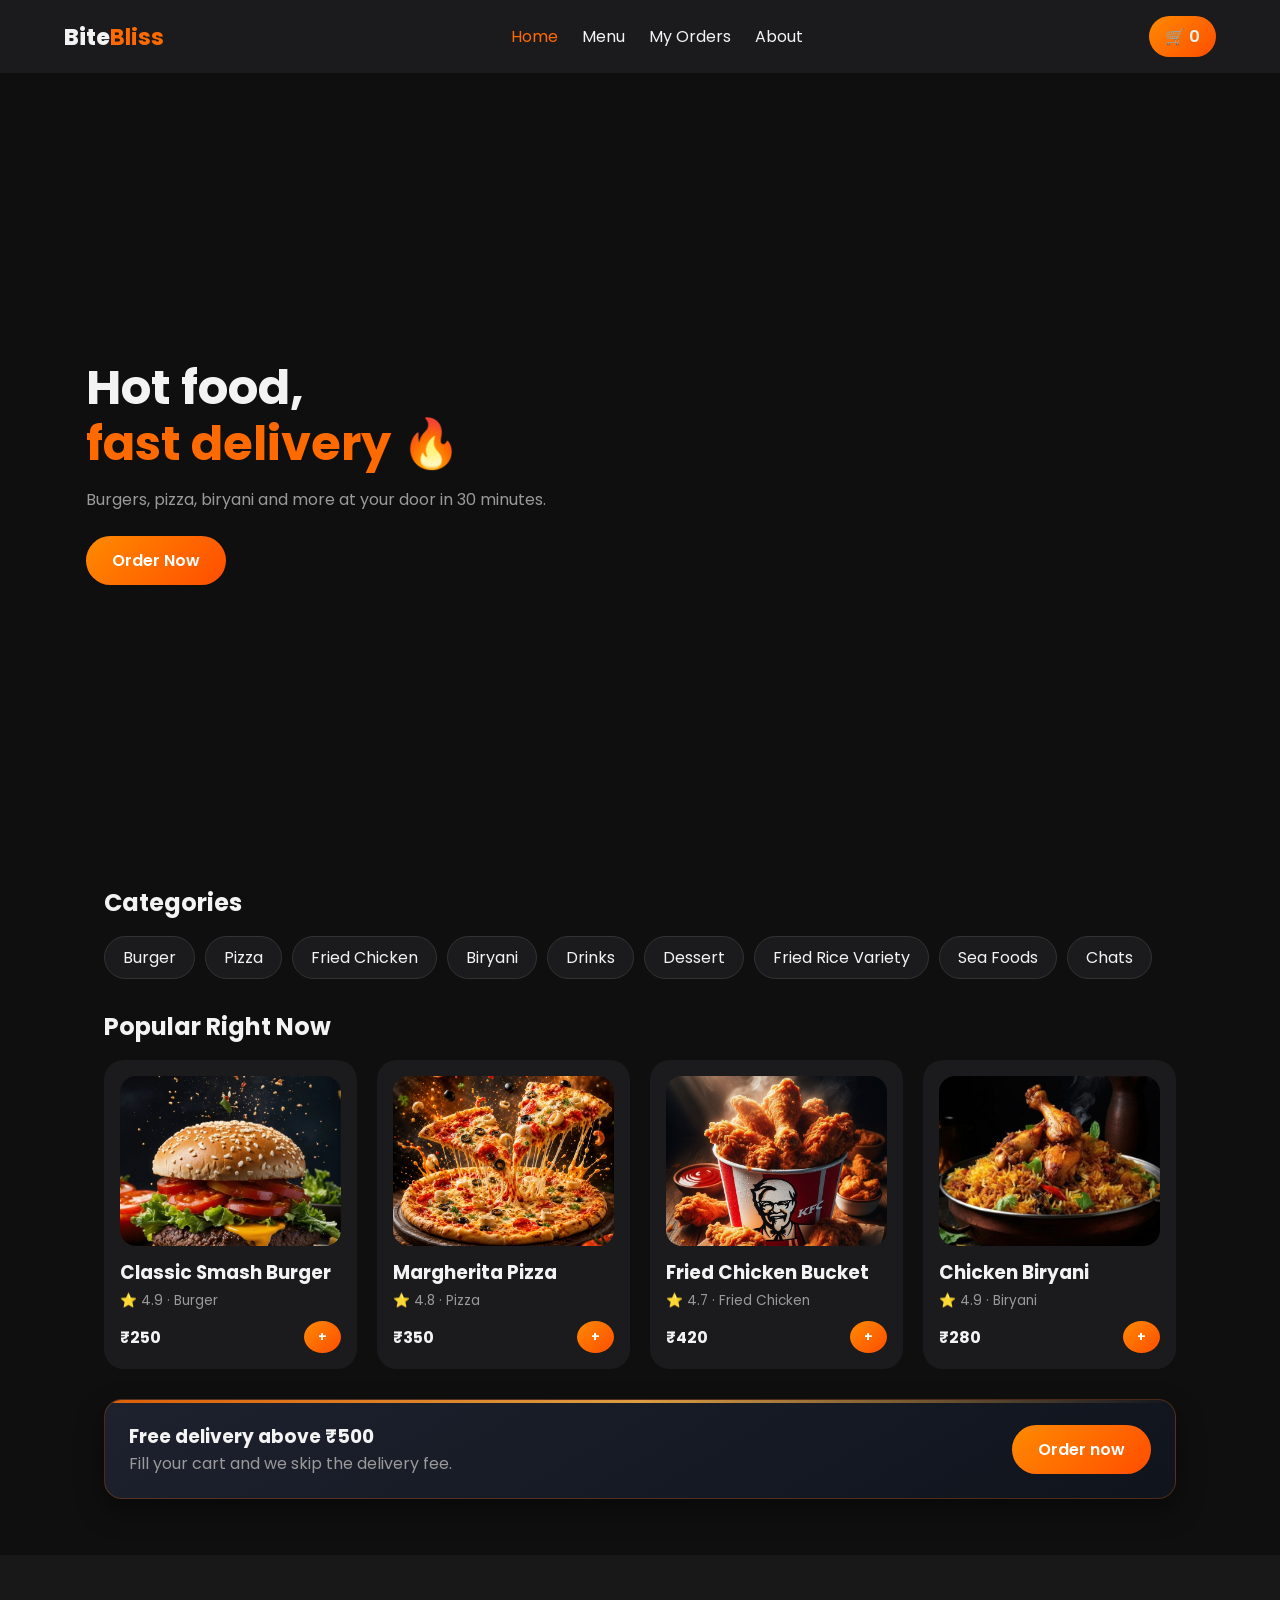
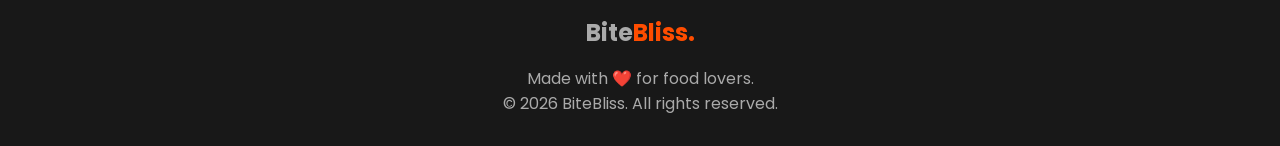
<file: index.html>
<!DOCTYPE html>
<html lang="en"><head>
<meta charset="utf-8">
<meta name="viewport" content="width=device-width,initial-scale=1">
<title>BiteBliss - Home</title>
<link href="https://fonts.googleapis.com/css2?family=Poppins:wght@400;600;800&display=swap" rel="stylesheet">
<link rel="stylesheet" href="./style.css">
</head>
<body data-page="index">
    <div id="hdr">
    
    </div><main id="app">

    </main>
    <script src="./app.js"></script>
</body>
</html>
</file>
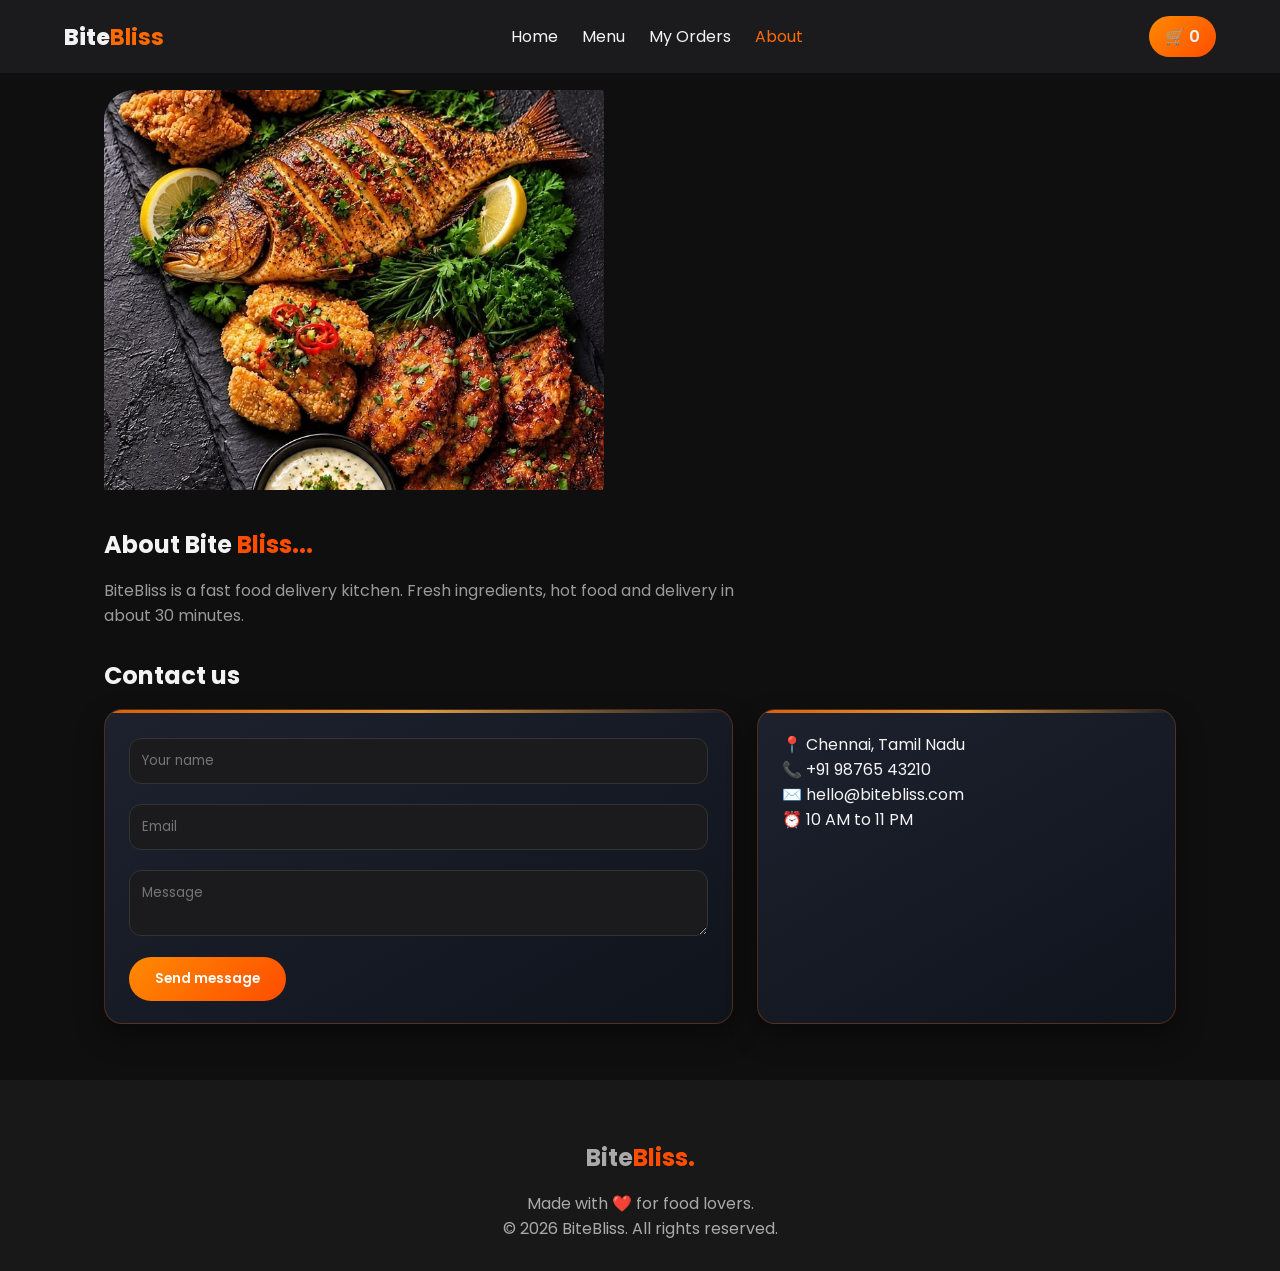
<file: about.html>
<!DOCTYPE html>
<html lang="en">
<head>
<meta charset="utf-8">
<meta name="viewport" content="width=device-width,initial-scale=1">
<title>BiteBliss - About & Contact</title>
<link href="https://fonts.googleapis.com/css2?family=Poppins:wght@400;600;800&display=swap" rel="stylesheet">
<link rel="stylesheet" href="./style.css">
</head>
<body data-page="about">
<div id="hdr"></div>
<main id="app"></main>
<script src="./app.js"></script>
</body>
</html>
</file>
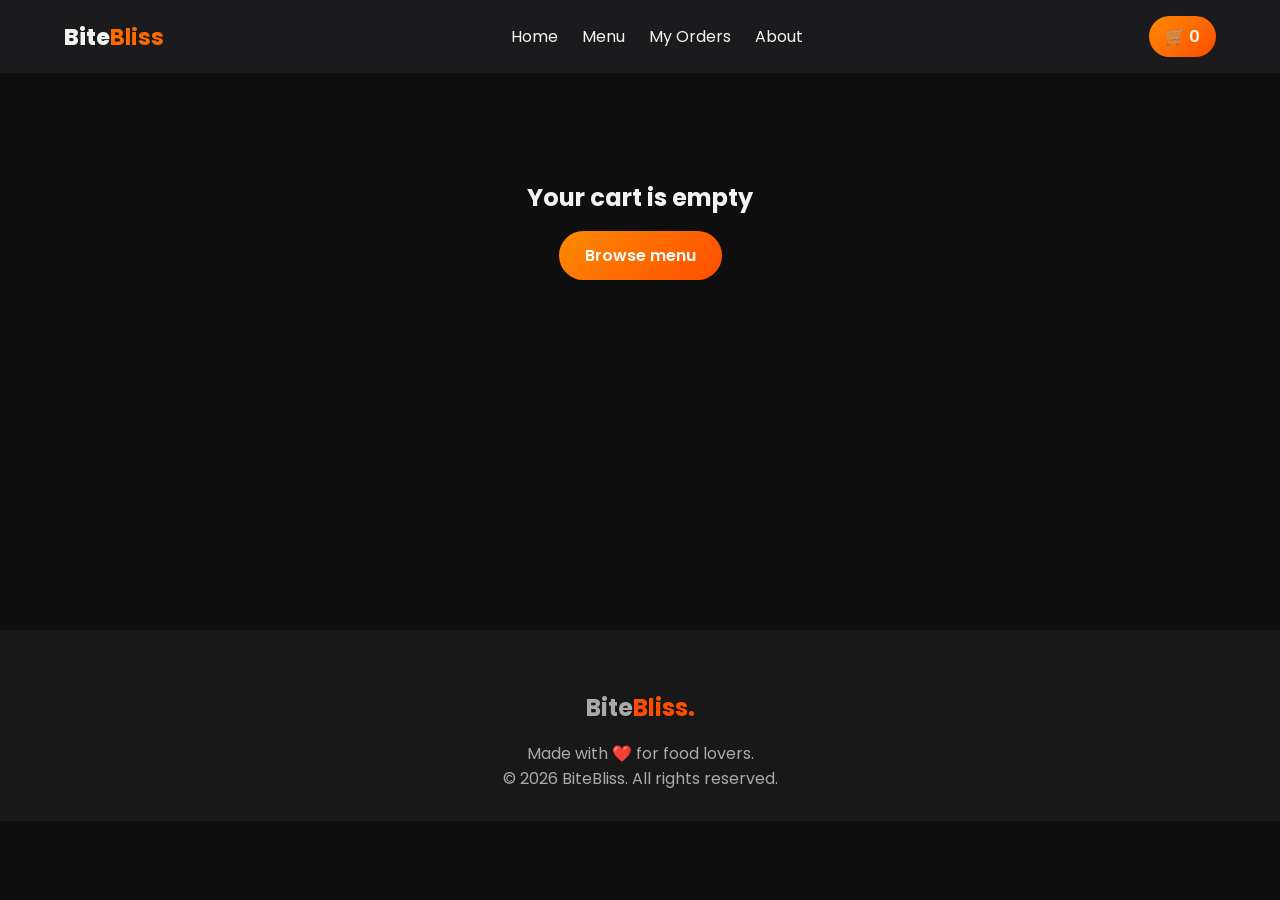
<file: cart.html>
<!DOCTYPE html>
<html lang="en">
<head>
<meta charset="utf-8">
<meta name="viewport" content="width=device-width,initial-scale=1">
<title>BiteBliss - Cart</title>
<link href="https://fonts.googleapis.com/css2?family=Poppins:wght@400;600;800&display=swap" rel="stylesheet">
<link rel="stylesheet" href="./style.css">
</head>
<body data-page="cart">
<div id="hdr">

</div>
<main id="app"></main>
<script src="./app.js"></script>
</body>
</html>
</file>
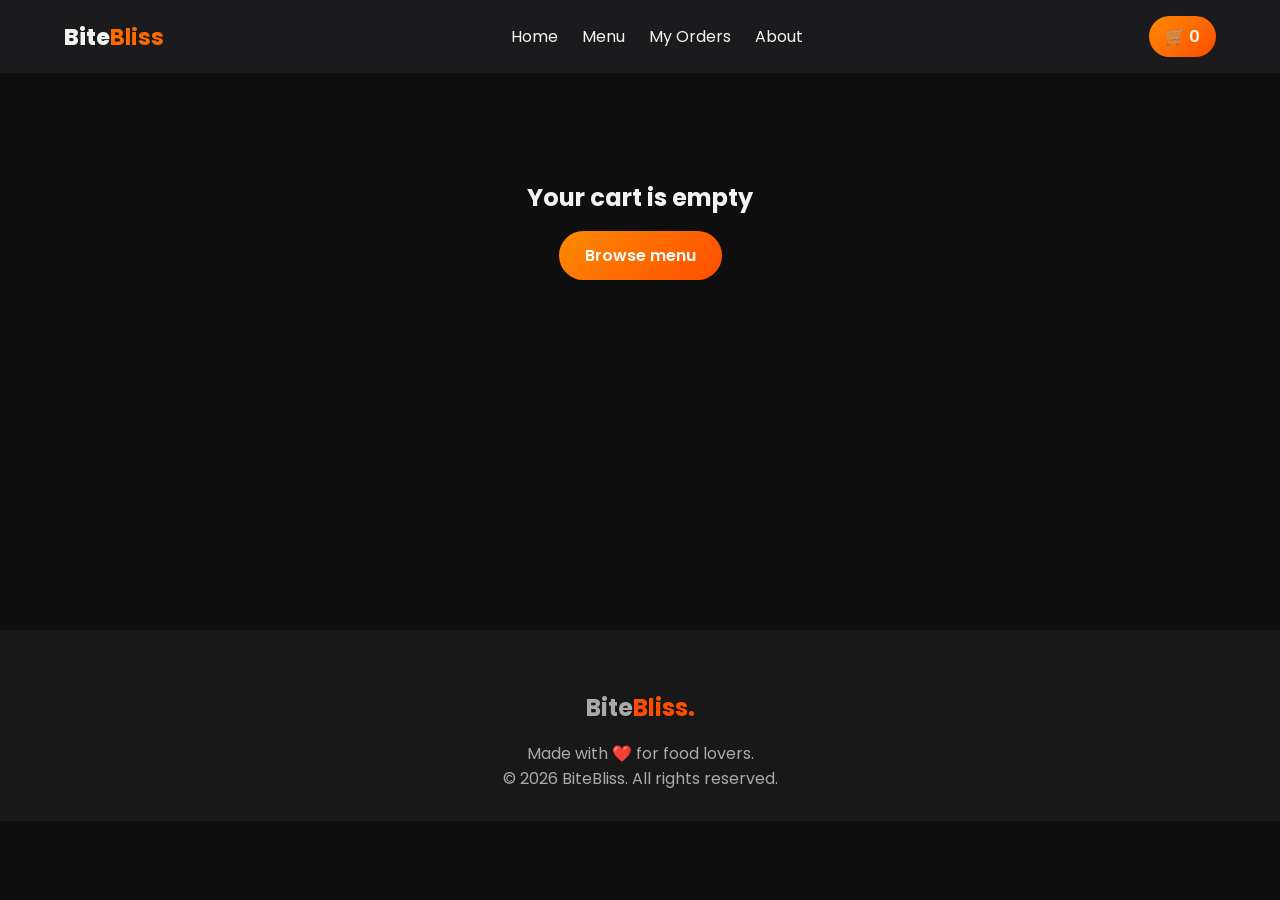
<file: checkout.html>
<!DOCTYPE html>
<html lang="en">
<head><meta charset="utf-8">
<meta name="viewport" content="width=device-width,initial-scale=1">
<title>BiteBliss - Checkout</title>
<link href="https://fonts.googleapis.com/css2?family=Poppins:wght@400;600;800&display=swap" rel="stylesheet">
<link rel="stylesheet" href="./style.css">
</head>
<body data-page="checkout">
    <div id="hdr"></div>
    <main id="app"></main>
    <script src="./app.js"></script>
</body>
</html>
</file>
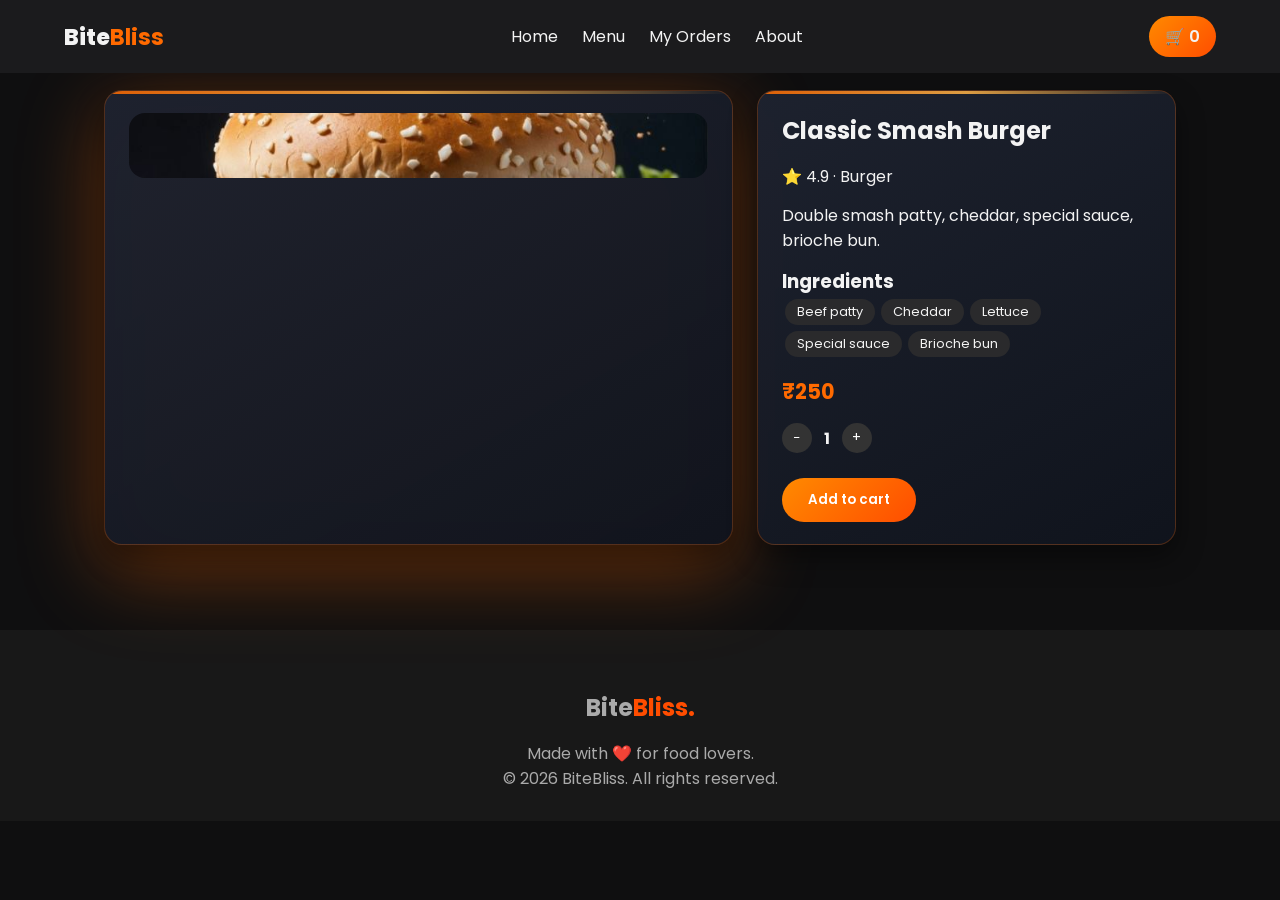
<file: details.html>
<!DOCTYPE html>
<html lang="en">
<head>
    <meta charset="utf-8">
    <meta name="viewport" content="width=device-width,initial-scale=1">
    <title>BiteBliss - Food Details</title>
    <link href="https://fonts.googleapis.com/css2?family=Poppins:wght@400;600;800&display=swap" rel="stylesheet">
    <link rel="stylesheet" href="./style.css">
</head>
<body data-page="details">
    <div id="hdr"></div>
    <main id="app"></main>
    <script src="./app.js"></script>
</body>
</html>
</file>
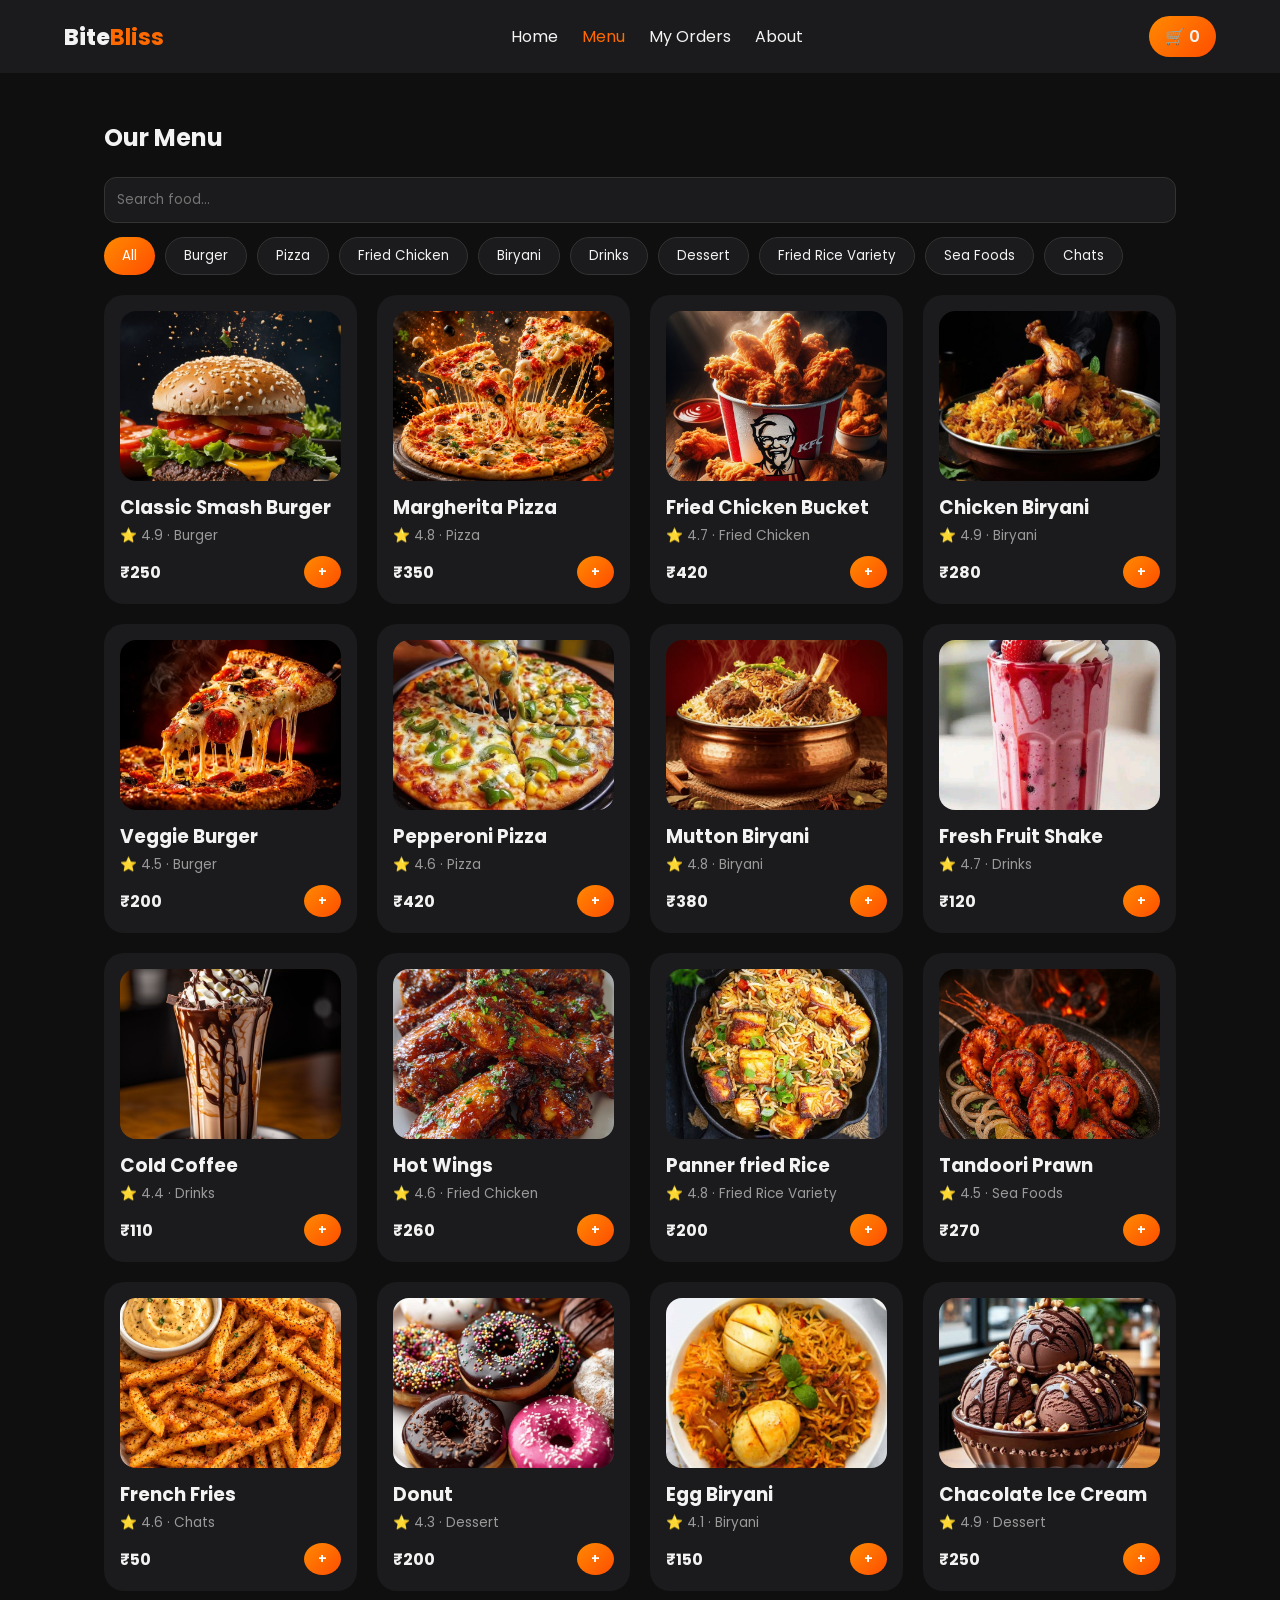
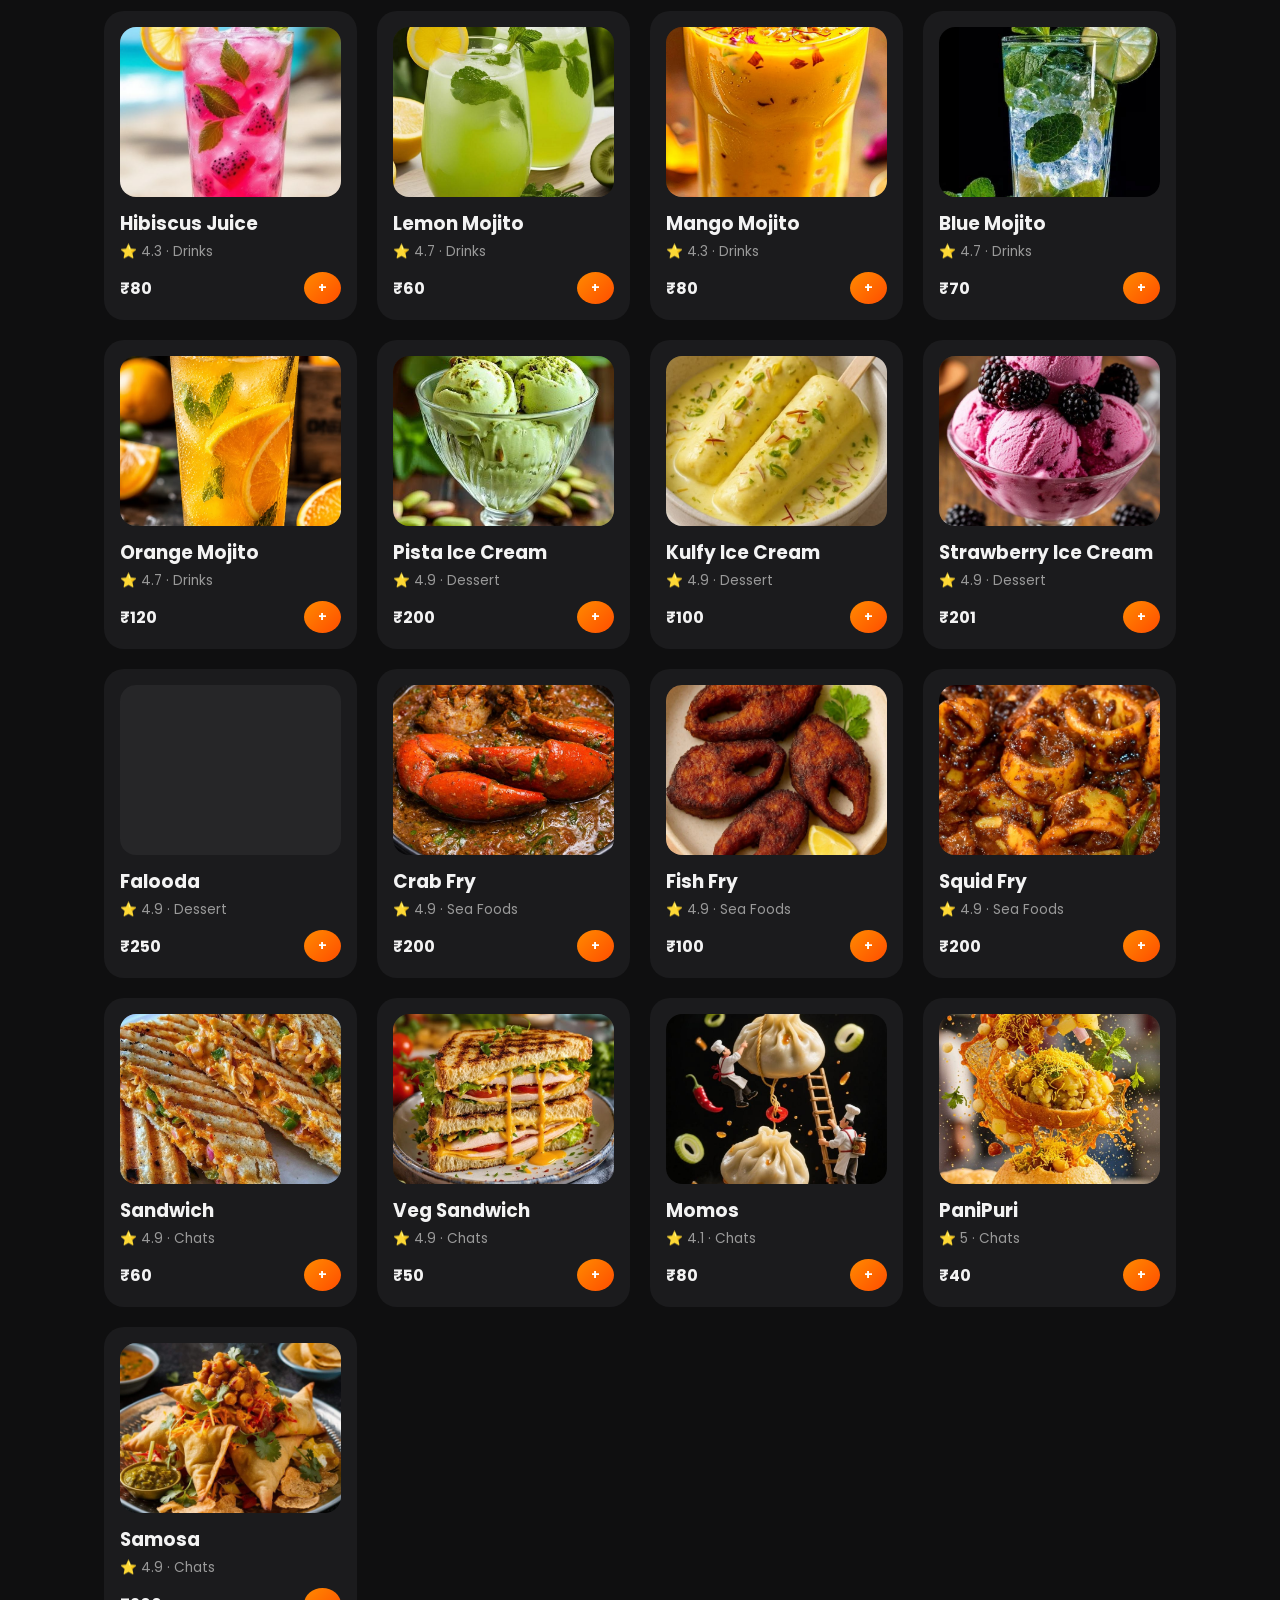
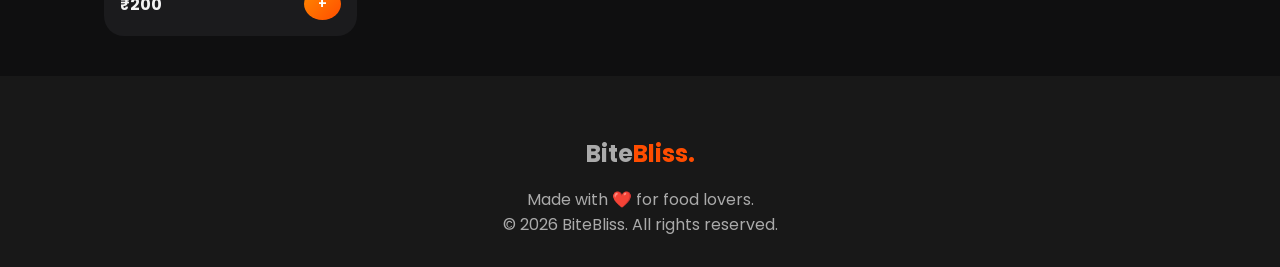
<file: menu.html>
<!DOCTYPE html>
<html lang="en">
<head>
<meta charset="utf-8">
<meta name="viewport" content="width=device-width,initial-scale=1">
<title>BiteBliss - Menu</title>
<link href="https://fonts.googleapis.com/css2?family=Poppins:wght@400;600;800&display=swap" rel="stylesheet">
<link rel="stylesheet" href="./style.css"></head>
<body data-page="menu">
    <div id="hdr"></div>
    <main id="app"></main>
    <script src="./app.js"></script>
</body>
</html>
</file>
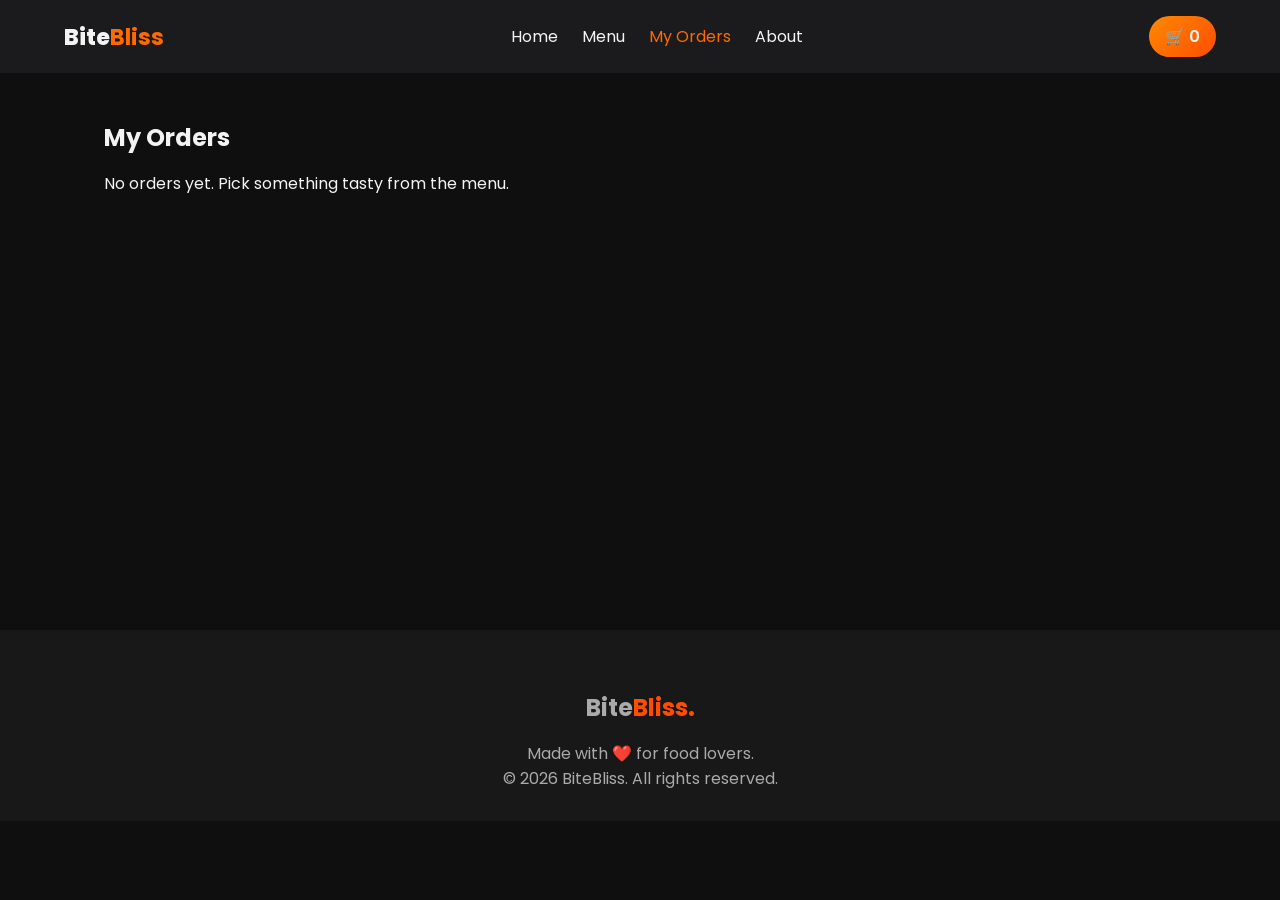
<file: orders.html>
<!DOCTYPE html>
<html lang="en">
<head>
<meta charset="utf-8">
<meta name="viewport" content="width=device-width,initial-scale=1">
<title>BiteBliss - My Orders</title>
<link href="https://fonts.googleapis.com/css2?family=Poppins:wght@400;600;800&display=swap" rel="stylesheet">
<link rel="stylesheet" href="./style.css">
</head>
<body data-page="orders">
<div id="hdr"></div>
<main id="app"></main>
<script src="./app.js"></script>
</body>
</html>
</file>
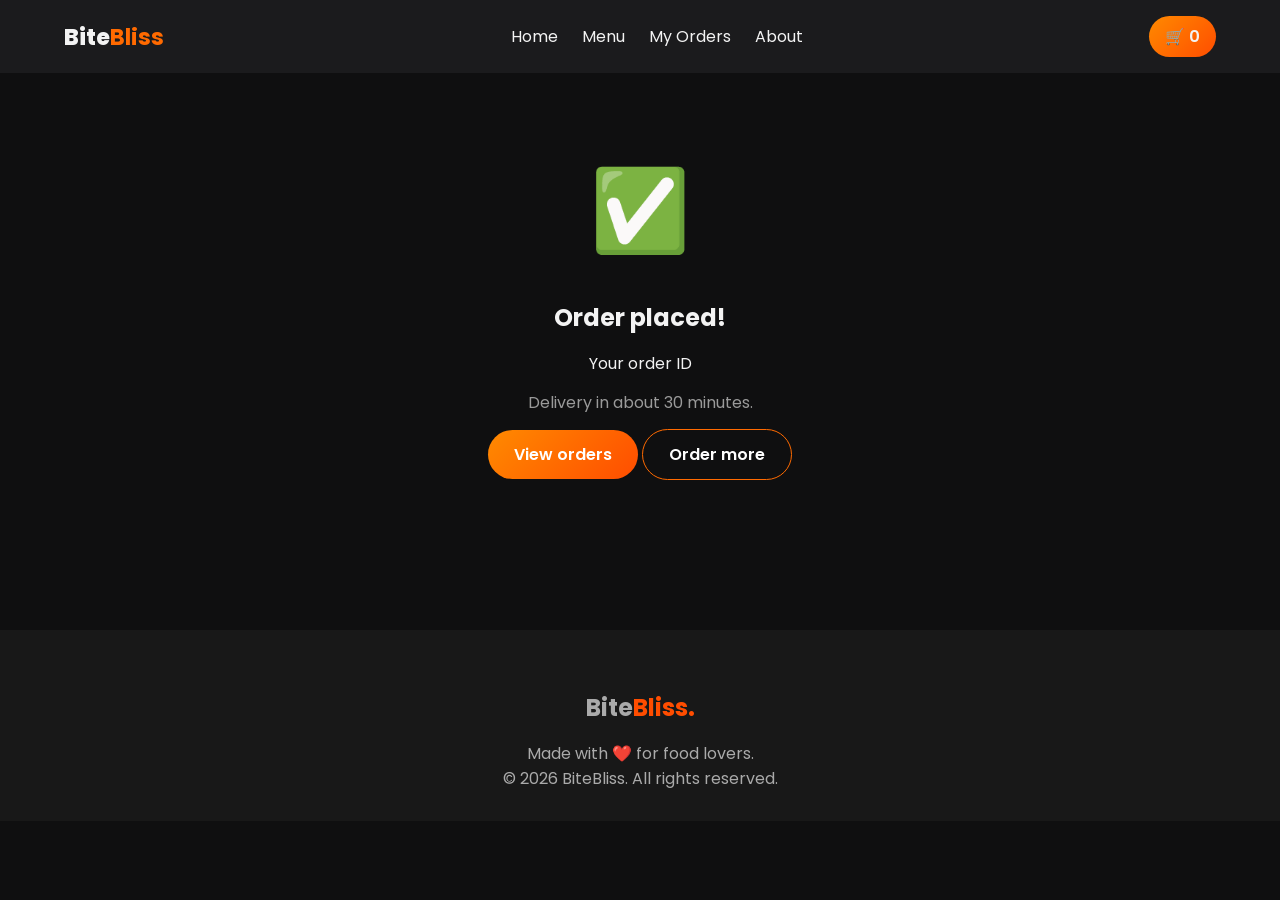
<file: success.html>
<!DOCTYPE html>
<html lang="en">
<head>
<meta charset="utf-8">
<meta name="viewport" content="width=device-width,initial-scale=1">
<title>BiteBliss - Order Success</title>
<link href="https://fonts.googleapis.com/css2?family=Poppins:wght@400;600;800&display=swap" rel="stylesheet">
<link rel="stylesheet" href="./style.css">
</head>
<body data-page="success">
    <div id="hdr"></div>
    <main id="app"></main>
    <script src="./app.js"></script>
</body>
</html>
</file>
<file: style.css>
:root{
--bg:#0f0f10;
--c:#1b1b1d;
--o:#ff6a00;
--g:linear-gradient(135deg,#ff8a00,#ff4d00);
--t:#f3f3f3;
--m:#9a9a9a
}
*{
box-sizing:border-box;
margin:0;
font-family:Poppins,sans-serif
}
body{
background:var(--bg);
color:var(--t)

}
html,body{
    overflow-x: hidden;
    max-width: 100%;
}
a{
color:inherit;
text-decoration:none
}
header{
display:flex;
align-items:center;
justify-content:space-between;
padding:16px 5%;
background:var(--c);
position:fixed;
top:0;
left: 0;
width: 100%;
z-index:50;
margin-bottom: 0;
}
.logo{
font-size:1.4rem;
font-weight:800
}
.logo b,
nav a.on{
color:var(--o)
}
nav{ 
display:flex;
gap:24px
}
.cartbtn{
background:var(--g);
padding:8px 16px;
border-radius:30px;
font-weight:600
}
main{
padding:30px 5%;
min-height:70vh;
max-width:1200px;
margin:auto
}
.hero{
display:grid;
grid-template-columns:1fr 1fr;
gap:30px;
align-items:center;
padding:30px 0;
margin-top: 0;
}
.hero h1{
font-size:3rem;
line-height:1.15
}
.hero h1 span{
color:var(--o)
}
.hero p{
color:var(--m);
margin:16px 0 24px
}
.big{
font-size:10rem;
text-align:center;
filter:drop-shadow(0 20px 40px #ff6a0066)
}
.btn{
background:var(--g);
color:#fff;
border:0;
padding:12px 26px;
border-radius:30px;
font-weight:600;
cursor:pointer;
display:inline-block
}
.btn.sm{
padding:6px 14px;
border-radius:50%
}
.btn.ghost{
    background:none;
    border:1px solid var(--o)
}
.grid{
display:grid;
grid-template-columns:repeat(auto-fill,minmax(230px,1fr));
gap:20px
}
.card{
background:var(--c);
border-radius:20px;
padding:16px
}
.card .img{
display:block;
font-size:5rem;
text-align:center;
background:#262628;
border-radius:16px;
padding:20px;
margin-bottom:12px
}
.card p{
color:var(--m);
font-size:.85rem;
margin:4px 0 10px
}
.row{
display:flex;
justify-content:space-between;
align-items:center;
gap:10px
}
h2{
margin:30px 0 16px
}
.chips{
display:flex;
gap:10px;
flex-wrap:wrap;
margin-bottom:20px
}
.chip{
background:var(--c);
border:1px solid #333;
color:var(--t);
padding:8px 18px;
border-radius:30px;
cursor:pointer
}
.chip.on{
background:var(--g);
border:0;
color:#fff
}
input,
select,
textarea{
    width:100%;
    padding:12px;
    margin:6px 0 14px;
    background:var(--c);
    border:1px solid #333;
    border-radius:12px;
    color:var(--t)
}
.box{
    background:var(--c);
    border-radius:20px;
    padding:24px;
    margin-bottom:16px
}
.two{
    display:grid;
    grid-template-columns:1.5fr 1fr;
    gap:24px
}
.item{
    display:flex;
    align-items:center;
    gap:14px;
    padding:12px 0;
    border-bottom:1px solid #2a2a2c
}
.item .e{
    font-size:2.4rem
}
.item .row{flex:1}
.qty{
    display:flex;
    align-items:center;
    gap:12px
}
.qty button{
width:30px;
height:30px;
border-radius:50%;
border:0;
background:#333;
color:#fff;
cursor:pointer
}
.total{
font-size:1.3rem;
font-weight:700;
color:var(--o)
}
.tag{
background:#2a2a2c;
padding:4px 12px;
border-radius:20px;
font-size:.8rem;
display:inline-block;
margin:3px
}
.center{
text-align:center;
padding:60px 0
}
footer{
text-align:center;
padding:24px;
color:var(--m);
background:var(--c)
}
#toast{
position:fixed;
bottom:24px;
right:24px;
background:var(--g);
padding:12px 20px;
border-radius:12px;
opacity:0;
transition:.3s
}
#toast.show{
opacity:1
}
@media(max-width:760px){
    .hero,
    .two{grid-template-columns:1fr}
    .hero h1{font-size:2.2rem}
    nav{gap:12px;font-size:.85rem}
    .big{font-size:7rem}
}
.card .img{
padding:0;
height:170px;
line-height:170px;
overflow:hidden
}
.card .img img{
width:100%;
height:170px;
object-fit:cover;
display:block
}
.box.big img{
width:100%;
max-height:380px;
object-fit:cover;
border-radius:16px;
display:block
} 

footer {
    text-align: center;
    padding: 30px;
    background: #181818;
    color: #aaa;
}

.ab {
    width:500px;
    height:400px;
    border-top-left-radius: 30px;
    object-fit: cover;
}
 h2 span{
    color:#ff4d00;
}
.box{
    padding:30px;
    background: #dda882;
    border: none;
   
}

.hero {
  position: relative;
  overflow: hidden;
  min-height: 85vh;
  border-radius: 0;
  width: 100vw;
  left: 50%;
  right: 50%;
  margin-left: -50vw;
  margin-right: -50vw;
  display: flex;
  align-items: center;
  padding: 0 8%;
}


.hero::after {
  content: "";
  position: absolute;
  inset: 0;
  
  z-index: 0;
}

.hero-video {
  position: absolute;
  top: 50%;
  left: 50%;
  transform: translate(-50%, -50%);
  width: 100%;
  height: 100%;
  object-fit: cover;
  object-position: center;
  z-index: 0;
}

.hero-content {
  position: relative;
  z-index: 2; 
  max-width: 550px;
}

.card .img .food-thumb{
    width: 100%;
    height: 170px;
    object-fit: cover;
    border-radius: 10px;
    display: block;
}

/* Cart */
.cart-item .food-thumb,
.cart .food-thumb,
.box .food-thumb {
  width: 65px;
  height: 65px;
  object-fit: cover;
  border-radius: 10px;
  flex-shrink: 0;
}
.card {
  transition: transform 0.25s ease, box-shadow 0.25s ease;
}

.card:hover {
  transform: translateY(-6px);
  box-shadow: 0 12px 24px rgba(0, 0, 0, 0.35);
}

.btn,
.chip {
  transition: transform 0.2s ease, opacity 0.2s ease, filter 0.2s ease;
}

.btn:hover,
.chip:hover {
  transform: translateY(-2px);
  filter: brightness(1.08);
}

.btn:active {
  transform: scale(0.96);
}

@keyframes fadeUp {
  from {
    opacity: 0;
    transform: translateY(20px);
  }
  to {
    opacity: 1;
    transform: translateY(0);
  }
}

.hero-content h1,
.hero-content p,
.hero-content .btn {
  animation: fadeUp 0.7s ease forwards;
}

.hero-content p {
  animation-delay: 0.15s;
}

.hero-content .btn {
  animation-delay: 0.3s;
}

/* Cart boxes new rich dark-glass look */
.box {
  background: linear-gradient(145deg, rgba(28, 32, 42, 0.94), rgba(18, 21, 28, 0.96));
  border: 1px solid rgba(255, 106, 0, 0.28);
  box-shadow: 0 14px 32px rgba(0, 0, 0, 0.45), inset 0 1px 0 rgba(255, 255, 255, 0.06);
  backdrop-filter: blur(10px);
  border-radius: 20px;
  padding: 24px;
  margin-bottom: 16px;
}

/* Unique entry animation for each cart item */
@keyframes cartSlideIn {
  0% {
    opacity: 0;
    transform: translateX(-22px) scale(0.98);
  }
  100% {
    opacity: 1;
    transform: translateX(0) scale(1);
  }
}

.item {
  position: relative;
  border-radius: 14px;
  padding: 12px 14px;
  margin-bottom: 10px;
  border-bottom: 1px solid rgba(255, 255, 255, 0.07);
  background: rgba(255, 255, 255, 0.015);
  animation: cartSlideIn 0.45s cubic-bezier(0.22, 1, 0.36, 1) both;
  transition: transform 0.25s ease, background 0.25s ease, box-shadow 0.25s ease;
}

/* Stagger delay so items appear one after another */
.item:nth-child(1) { animation-delay: 0.05s; }
.item:nth-child(2) { animation-delay: 0.12s; }
.item:nth-child(3) { animation-delay: 0.19s; }
.item:nth-child(4) { animation-delay: 0.26s; }
.item:nth-child(5) { animation-delay: 0.33s; }

.item::before {
  content: "";
  position: absolute;
  left: 0;
  top: 18%;
  bottom: 18%;
  width: 4px;
  border-radius: 999px;
  background: var(--o, #ff6a00);
  transform: scaleY(0);
  transition: transform 0.25s ease;
}

.item:hover {
  transform: translateX(6px);
  background: rgba(255, 106, 0, 0.08);
  box-shadow: 0 8px 20px rgba(0, 0, 0, 0.28);
}

.item:hover::before {
  transform: scaleY(1);
}


.qty button {
  transition: transform 0.18s ease, background 0.2s ease;
}

.qty button:hover {
  transform: scale(1.12);
  background: var(--o, #ff6a00);
}

.qty button:active {
  transform: scale(0.92);
}


@keyframes orderCardEnter {
  0% {
    opacity: 0;
    transform: translateY(18px) scale(0.985);
  }
  100% {
    opacity: 1;
    transform: translateY(0) scale(1);
  }
}

.order-card,
.orders .box,
main .box {
  position: relative;
  overflow: hidden;
  background: linear-gradient(150deg, rgba(30, 35, 48, 0.96), rgba(16, 20, 29, 0.98));
  border: 1px solid rgba(255, 106, 0, 0.25);
  border-radius: 18px;
  padding: 22px 24px;
  box-shadow: 0 12px 28px rgba(0, 0, 0, 0.42);
  animation: orderCardEnter 0.5s cubic-bezier(0.22, 1, 0.36, 1) both;
  transition: transform 0.25s ease, border-color 0.25s ease, box-shadow 0.25s ease;
}
main{
    padding: 90px 5% 40px;
    min-height: 70vh;
    max-width: 1200px;
    margin: auto;
}


.order-card::before,
.orders .box::before,
main .box::before {
  content: "";
  position: absolute;
  top: 0;
  left: 0;
  right: 0;
  height: 3px;
  background: linear-gradient(90deg, #ff6a00, #ffb347, transparent);
  opacity: 0.85;
  transition: opacity 0.25s ease;
}

.order-card:hover,
.orders .box:hover,
main .box:hover {
  transform: translateY(-4px);
  border-color: rgba(255, 106, 0, 0.55);
  box-shadow: 0 18px 36px rgba(0, 0, 0, 0.52);
}


@keyframes statusPulse {
  0%, 100% {
    opacity: 1;
    transform: scale(1);
  }
  50% {
    opacity: 0.72;
    transform: scale(1.03);
  }
}

.status,
.badge {
  display: inline-block;
  animation: statusPulse 2s ease-in-out infinite;
}
</file>
